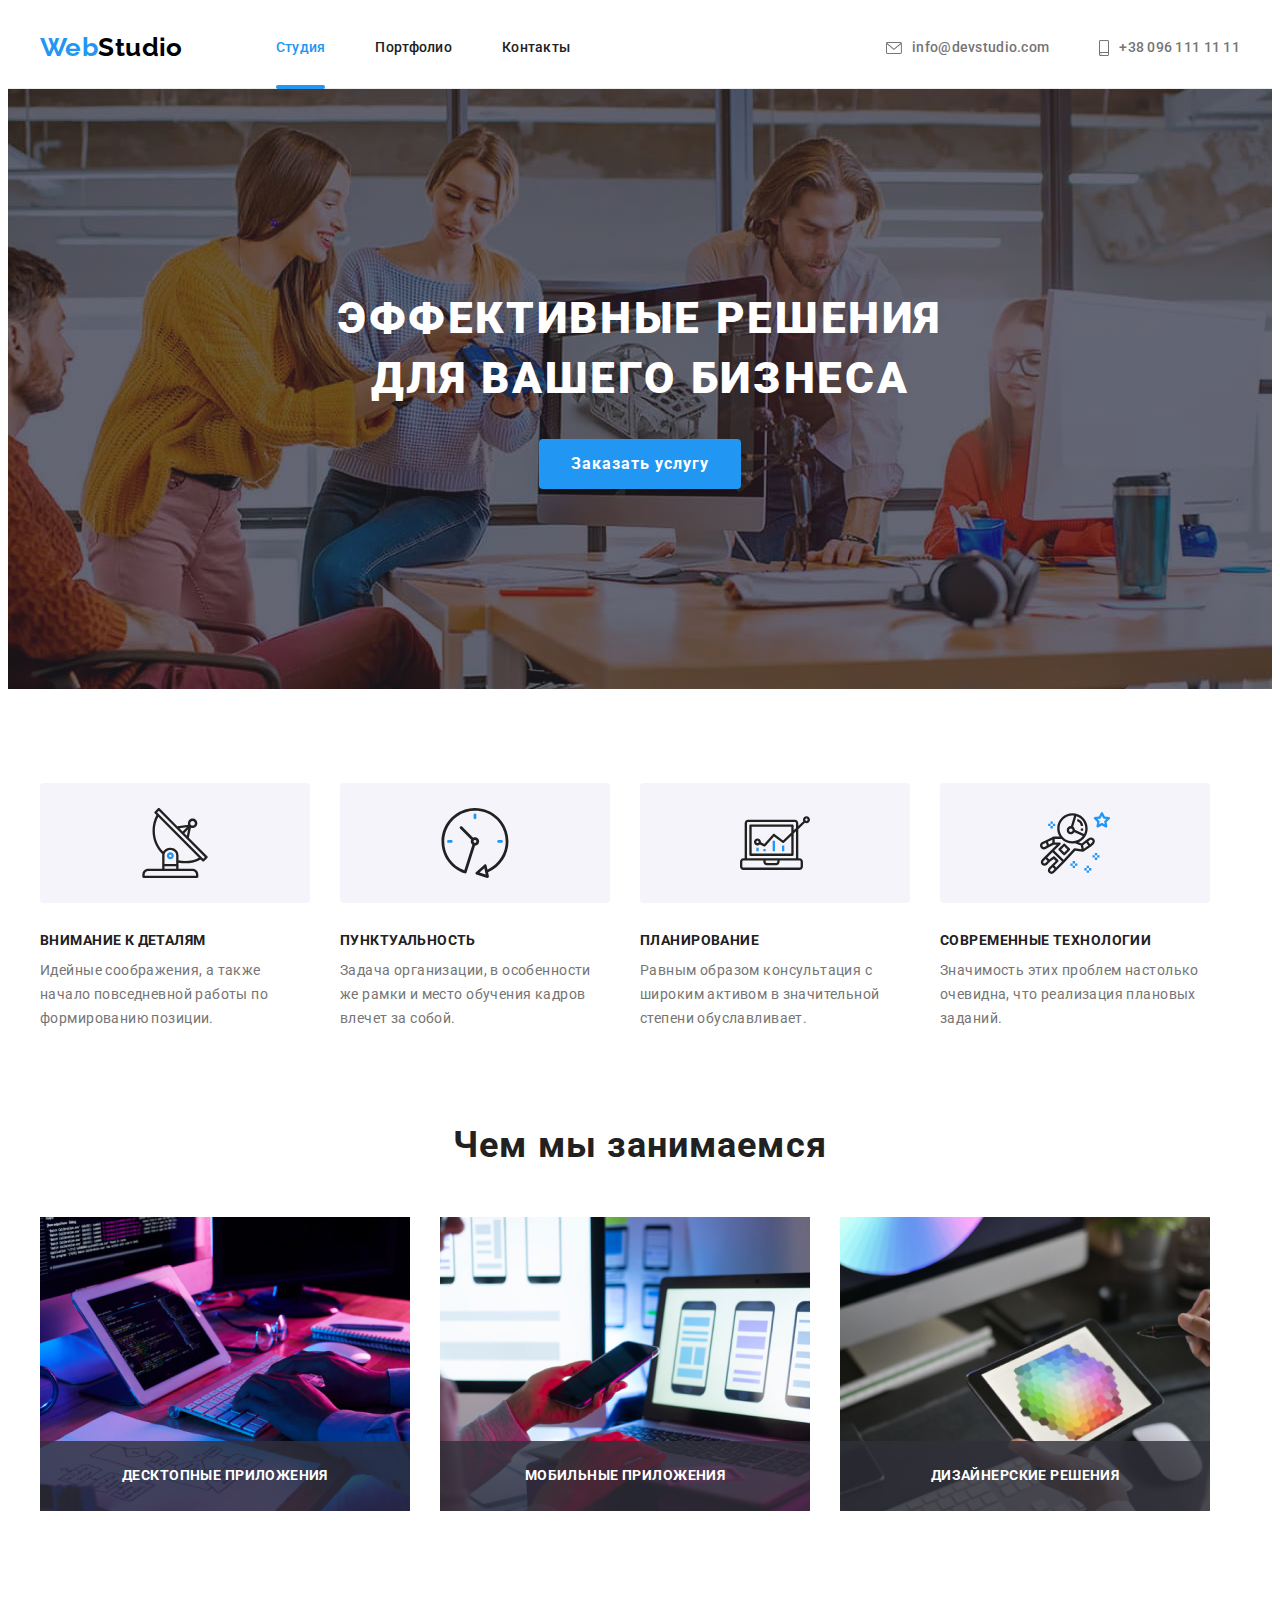
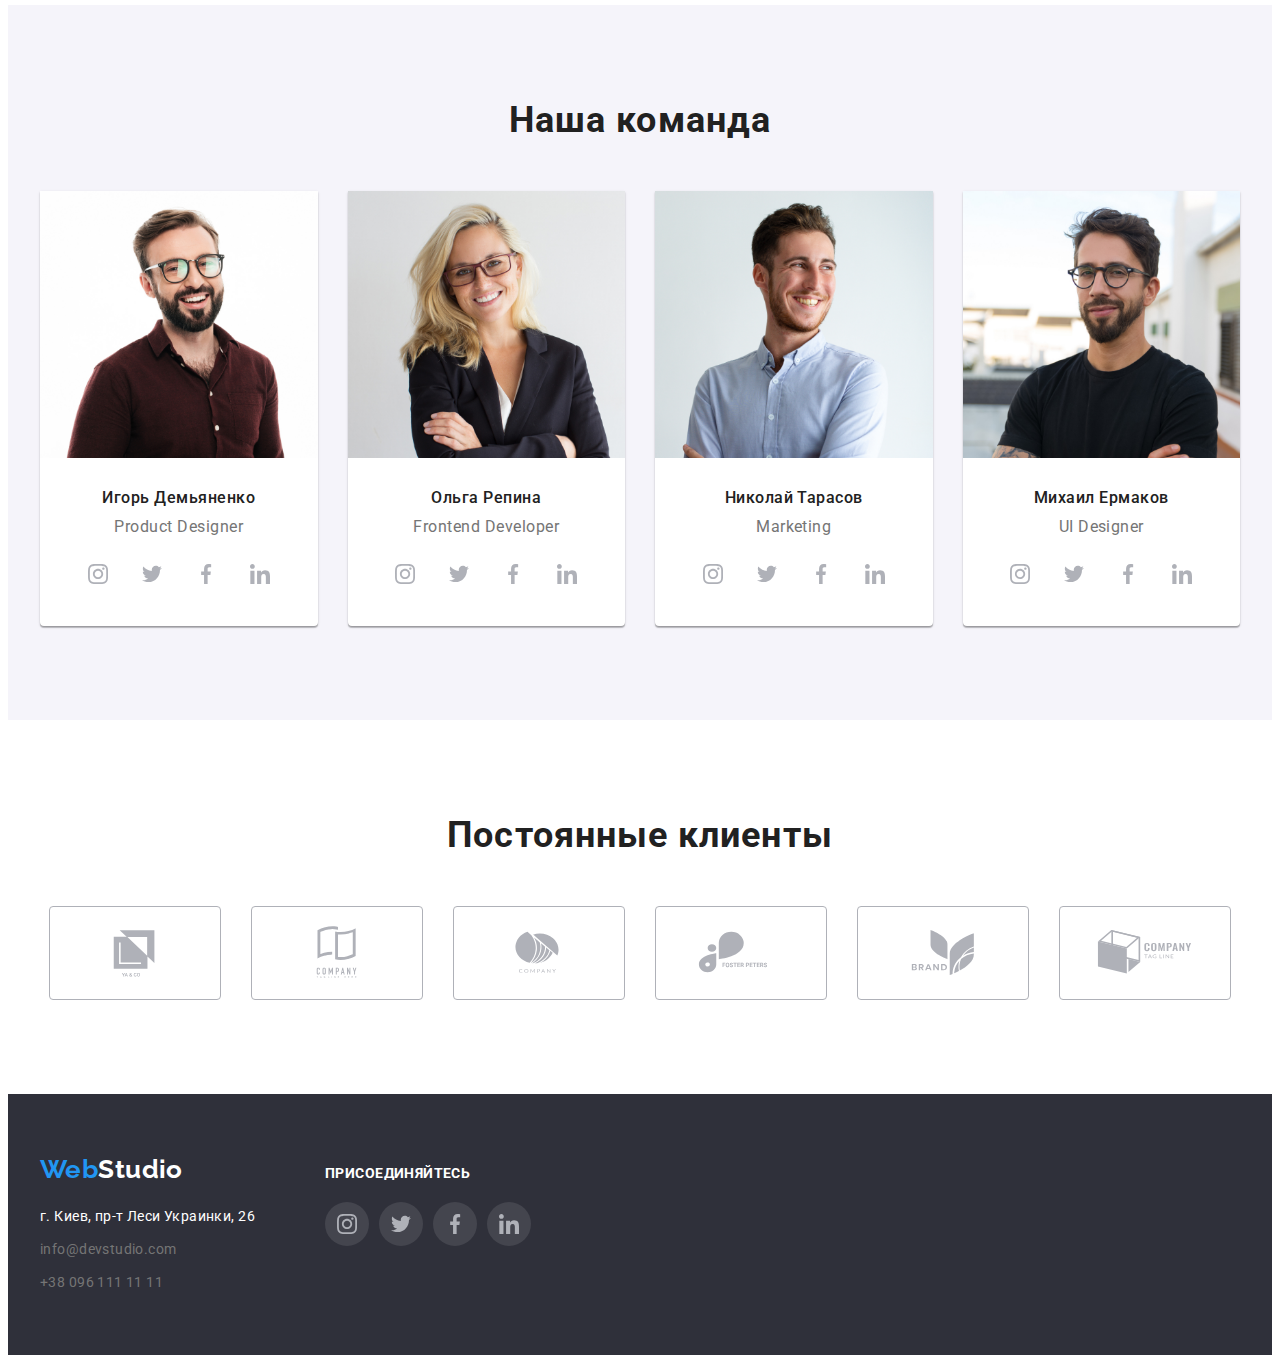
<file: index.html>
<!DOCTYPE html>
<html lang="ru">
  <head>
    <meta charset="UTF-8" />
    <meta http-equiv="X-UA-Compatible" content="IE=edge" />
    <meta name="viewport" content="width=device-width, initial-scale=1.0" />
    <title>Студія</title>
    <link rel="preconnect" href="https://fonts.googleapis.com" />
    <link rel="preconnect" href="https://fonts.gstatic.com" crossorigin />
    <link
      href="https://fonts.googleapis.com/css2?family=Raleway:wght@700&family=Roboto:wght@400;500;700;900&display=swap"
      rel="stylesheet"
    />
    <link
      rel="stylesheet"
      href="https://cdnjs.cloudflare.com/ajax/libs/modern-normalize/1.1.0/modern-normalize.min.css"
      integrity="sha512-wpPYUAdjBVSE4KJnH1VR1HeZfpl1ub8YT/NKx4PuQ5NmX2tKuGu6U/JRp5y+Y8XG2tV+wKQpNHVUX03MfMFn9Q=="
      crossorigin="anonymous"
      referrerpolicy="no-referrer"
    />
    <link rel="stylesheet" href="./css/styles.css" />
  </head>
  <body>
    <header class="site-header">
      <div class="container">
        <a href="/" class="logo link"
          >Web<span class="logo-studio">Studio</span></a
        >
        <nav class="site-nav">
          <ul class="nav-list">
            <li class="nav-item">
              <a href="./index.html" class="nav-link link current">Студия</a>
            </li>
            <li class="nav-item">
              <a href="./portfolio.html" class="nav-link link">Портфолио</a>
            </li>
            <li class="nav-item">
              <a href="" class="nav-link link">Контакты</a>
            </li>
          </ul>
        </nav>
        <ul class="contacts-list">
          <li class="contacts">
            <a href="mailto:info@devstudio.com" class="contacts-link link"
              ><svg class="icon-contacts" width="16" height="12">
                <use href="./images/icons.svg#icon-envelope"></use></svg
              >info@devstudio.com</a
            >
          </li>
          <li class="contacts">
            <a href="tel:+380961111111" class="contacts-link link"
              ><svg class="icon-contacts" width="10" height="16">
                <use href="./images/icons.svg#icon-smartphone"></use></svg
              >+38 096 111 11 11</a
            >
          </li>
        </ul>
      </div>
    </header>
    <main>
      <!-- Hero -->
      <section class="hero">
        <div class="container">
          <h1 class="hero-title">Эффективные решения для вашего бизнеса</h1>
          <button type="button" class="hero-btn" data-modal-open>
            Заказать услугу
          </button>
        </div>
      </section>
      <!-- Features -->
      <section class="section features">
        <div class="container">
          <h2 class="visually-hidden">features</h2>
          <ul class="features-list">
            <li class="features-item">
              <div class="icon-box">
                <svg width="70" height="70">
                  <use href="./images/icons.svg#icon-antenna"></use>
                </svg>
              </div>
              <h3 class="features-title">Внимание к деталям</h3>
              <p class="features-text">
                Идейные соображения, а также начало повседневной работы по
                формированию позиции.
              </p>
            </li>
            <li class="features-item">
              <div class="icon-box">
                <svg width="70" height="70">
                  <use href="./images/icons.svg#icon-clock"></use>
                </svg>
              </div>
              <h3 class="features-title">Пунктуальность</h3>
              <p class="features-text">
                Задача организации, в особенности же рамки и место обучения
                кадров влечет за собой.
              </p>
            </li>
            <li class="features-item">
              <div class="icon-box">
                <svg width="70" height="70">
                  <use href="./images/icons.svg#icon-diagram"></use>
                </svg>
              </div>
              <h3 class="features-title">Планирование</h3>
              <p class="features-text">
                Равным образом консультация с широким активом в значительной
                степени обуславливает.
              </p>
            </li>
            <li class="features-item">
              <div class="icon-box">
                <svg width="70" height="70">
                  <use href="./images/icons.svg#icon-astronaut"></use>
                </svg>
              </div>
              <h3 class="features-title">Современные технологии</h3>
              <p class="features-text">
                Значимость этих проблем настолько очевидна, что реализация
                плановых заданий.
              </p>
            </li>
          </ul>
        </div>
      </section>
      <!-- WORK -->
      <section class="section work">
        <div class="container">
          <h2 class="work-title">Чем мы занимаемся</h2>
          <ul class="work-list">
            <li class="work-item">
              <div class="thumb">
                <img
                  src="./images/workimg1.jpg"
                  alt="Десктопные приложения"
                  width="370"
                  height="294"
                />
                <h3 class="work-description">Десктопные приложения</h3>
              </div>
            </li>
            <li class="work-item">
              <div class="thumb">
                <img
                  src="./images/workimg2.jpg"
                  alt="Мобильные приложения"
                  width="370"
                  height="294"
                />
                <h3 class="work-description">Мобильные приложения</h3>
              </div>
            </li>
            <li class="work-item">
              <div class="thumb">
                <img
                  src="./images/workimg3.jpg"
                  alt="Дизайнерские решения"
                  width="370"
                  height="294"
                />
                <h3 class="work-description">Дизайнерские решения</h3>
              </div>
            </li>
          </ul>
        </div>
      </section>
      <!-- TEAM -->
      <section class="section team">
        <div class="container">
          <h2 class="team-title">Наша команда</h2>
          <ul class="team-list">
            <li class="team-card">
              <img
                src="./images/photo1.jpg"
                alt="фото Игорь Демьяненко"
                width="270"
                height="260"
              />
              <div class="team-item">
                <h3 class="teammate">Игорь Демьяненко</h3>
                <p lang="en" class="team-duty">Product Designer</p>
                <ul class="card-soc-list">
                  <li class="card-soc-item">
                    <a href="" class="card-soc-link">
                      <svg class="card-soc-icon>" width="20" height="20">
                        <use href="./images/icons.svg#icon-instagram"></use>
                      </svg>
                    </a>
                  </li>
                  <li class="card-soc-item">
                    <a href="" class="card-soc-link">
                      <svg class="card-soc-icon>" width="20" height="20">
                        <use href="./images/icons.svg#icon-twitter"></use>
                      </svg>
                    </a>
                  </li>
                  <li class="card-soc-item">
                    <a href="" class="card-soc-link">
                      <svg class="card-soc-icon>" width="20" height="20">
                        <use href="./images/icons.svg#icon-facebook"></use>
                      </svg>
                    </a>
                  </li>
                  <li class="card-soc-item">
                    <a href="" class="card-soc-link">
                      <svg class="card-soc-icon>" width="20" height="20">
                        <use href="./images/icons.svg#icon-linkedin"></use>
                      </svg>
                    </a>
                  </li>
                </ul>
              </div>
            </li>
            <li class="team-card">
              <img
                src="./images/photo2.jpg"
                alt="фото Ольга Репина"
                width="270"
                height="260"
              />
              <div class="team-item">
                <h3 class="teammate">Ольга Репина</h3>
                <p lang="en" class="team-duty">Frontend Developer</p>
                <ul class="card-soc-list">
                  <li class="card-soc-item">
                    <a href="" class="card-soc-link">
                      <svg class="card-soc-icon>" width="20" height="20">
                        <use href="./images/icons.svg#icon-instagram"></use>
                      </svg>
                    </a>
                  </li>
                  <li class="card-soc-item">
                    <a href="" class="card-soc-link">
                      <svg class="card-soc-icon>" width="20" height="20">
                        <use href="./images/icons.svg#icon-twitter"></use>
                      </svg>
                    </a>
                  </li>
                  <li class="card-soc-item">
                    <a href="" class="card-soc-link">
                      <svg class="card-soc-icon>" width="20" height="20">
                        <use href="./images/icons.svg#icon-facebook"></use>
                      </svg>
                    </a>
                  </li>
                  <li class="card-soc-item">
                    <a href="" class="card-soc-link">
                      <svg class="card-soc-icon>" width="20" height="20">
                        <use href="./images/icons.svg#icon-linkedin"></use>
                      </svg>
                    </a>
                  </li>
                </ul>
              </div>
            </li>
            <li class="team-card">
              <img
                src="./images/photo3.jpg"
                alt="фото Николай Тарасов"
                width="270"
                height="260"
              />
              <div class="team-item">
                <h3 class="teammate">Николай Тарасов</h3>
                <p lang="en" class="team-duty">Marketing</p>
                <ul class="card-soc-list">
                  <li class="card-soc-item">
                    <a href="" class="card-soc-link">
                      <svg class="card-soc-icon>" width="20" height="20">
                        <use href="./images/icons.svg#icon-instagram"></use>
                      </svg>
                    </a>
                  </li>
                  <li class="card-soc-item">
                    <a href="" class="card-soc-link">
                      <svg class="card-soc-icon>" width="20" height="20">
                        <use href="./images/icons.svg#icon-twitter"></use>
                      </svg>
                    </a>
                  </li>
                  <li class="card-soc-item">
                    <a href="" class="card-soc-link">
                      <svg class="card-soc-icon>" width="20" height="20">
                        <use href="./images/icons.svg#icon-facebook"></use>
                      </svg>
                    </a>
                  </li>
                  <li class="card-soc-item">
                    <a href="" class="card-soc-link">
                      <svg class="card-soc-icon>" width="20" height="20">
                        <use href="./images/icons.svg#icon-linkedin"></use>
                      </svg>
                    </a>
                  </li>
                </ul>
              </div>
            </li>
            <li class="team-card">
              <img
                src="./images/photo4.jpg"
                alt="фото Михаил Ермаков"
                width="270"
                height="260"
              />
              <div class="team-item">
                <h3 class="teammate">Михаил Ермаков</h3>
                <p lang="en" class="team-duty">UI Designer</p>
                <ul class="card-soc-list">
                  <li class="card-soc-item">
                    <a href="" class="card-soc-link">
                      <svg class="card-soc-icon>" width="20" height="20">
                        <use href="./images/icons.svg#icon-instagram"></use>
                      </svg>
                    </a>
                  </li>
                  <li class="card-soc-item">
                    <a href="" class="card-soc-link">
                      <svg class="card-soc-icon>" width="20" height="20">
                        <use href="./images/icons.svg#icon-twitter"></use>
                      </svg>
                    </a>
                  </li>
                  <li class="card-soc-item">
                    <a href="" class="card-soc-link">
                      <svg class="card-soc-icon>" width="20" height="20">
                        <use href="./images/icons.svg#icon-facebook"></use>
                      </svg>
                    </a>
                  </li>
                  <li class="card-soc-item">
                    <a href="" class="card-soc-link">
                      <svg class="card-soc-icon>" width="20" height="20">
                        <use href="./images/icons.svg#icon-linkedin"></use>
                      </svg>
                    </a>
                  </li>
                </ul>
              </div>
            </li>
          </ul>
        </div>
      </section>
      <section class="section clients">
        <div class="container">
          <h2 class="work-title">Постоянные клиенты</h2>
          <ul class="clients-list">
            <li class="clients-item">
              <a href="" class="clients-link link">
                <svg class="clients-icon" width="106" height="60">
                  <use href="./images/icons.svg#icon-Clients1"></use>
                </svg>
              </a>
            </li>
            <li class="clients-item">
              <a href="" class="clients-link">
                <svg class="clients-icon" width="106" height="60">
                  <use href="./images/icons.svg#icon-Clients2"></use>
                </svg>
              </a>
            </li>
            <li class="clients-item">
              <a href="" class="clients-link">
                <svg class="clients-icon" width="106" height="60">
                  <use href="./images/icons.svg#icon-Clients3"></use>
                </svg>
              </a>
            </li>
            <li class="clients-item">
              <a href="" class="clients-link">
                <svg class="clients-icon" width="106" height="60">
                  <use href="./images/icons.svg#icon-Clients4"></use>
                </svg>
              </a>
            </li>
            <li class="clients-item">
              <a href="" class="clients-link">
                <svg class="clients-icon" width="106" height="60">
                  <use href="./images/icons.svg#icon-Clients5"></use>
                </svg>
              </a>
            </li>
            <li class="clients-item">
              <a href="" class="clients-link">
                <svg class="clients-icon" width="106" height="60">
                  <use href="./images/icons.svg#icon-Clients6"></use>
                </svg>
              </a>
            </li>
          </ul>
        </div>
      </section>
    </main>
    <footer class="ftr">
      <div class="container">
        <div class="address-block">
          <a href="/" class="logo link"
            >Web<span class="logo-studio foot">Studio</span></a
          >
          <address class="address">
            <ul>
              <li class="contacts-item">
                <a
                  href="https://www.google.com/maps/place/%D0%B1%D1%83%D0%BB%D1%8C%D0%B2%D0%B0%D1%80+%D0%9B%D0%B5%D1%81%D1%96+%D0%A3%D0%BA%D1%80%D0%B0%D1%97%D0%BD%D0%BA%D0%B8,+26,+%D0%9A%D0%B8%D1%97%D0%B2,+02000/@50.4265807,30.5361971,17z/data=!3m1!4b1!4m5!3m4!1s0x40d4cf0e033ecbe9:0x57a4dffefec77da0!8m2!3d50.4265807!4d30.5383858"
                  target="_blank"
                  rel="noopener noreferrer nofollow"
                  class="location"
                >
                  г. Киев, пр-т Леси Украинки, 26
                </a>
              </li>
              <li class="contacts-item">
                <a href="mailto:info@devstudio.com" class="contacts-link link"
                  >info@devstudio.com</a
                >
              </li>
              <li class="contacts-item">
                <a href="tel:+380961111111" class="contacts-link link"
                  >+38 096 111 11 11</a
                >
              </li>
            </ul>
          </address>
        </div>
        <div class="social-ftr">
          <p class="social-ftr-text">присоединяйтесь</p>
          <ul class="card-soc-list">
            <li class="card-soc-item">
              <a href="" class="card-soc-link">
                <svg class="card-soc-icon>" width="20" height="20">
                  <use href="./images/icons.svg#icon-instagram"></use>
                </svg>
              </a>
            </li>
            <li class="card-soc-item">
              <a href="" class="card-soc-link">
                <svg class="card-soc-icon>" width="20" height="20">
                  <use href="./images/icons.svg#icon-twitter"></use>
                </svg>
              </a>
            </li>
            <li class="card-soc-item">
              <a href="" class="card-soc-link">
                <svg class="card-soc-icon>" width="20" height="20">
                  <use href="./images/icons.svg#icon-facebook"></use>
                </svg>
              </a>
            </li>
            <li class="card-soc-item">
              <a href="" class="card-soc-link">
                <svg class="card-soc-icon>" width="20" height="20">
                  <use href="./images/icons.svg#icon-linkedin"></use>
                </svg>
              </a>
            </li>
          </ul>
        </div>
      </div>
    </footer>
    <!-- ModalWindow -->
    <div class="backdrop is-hidden" data-modal>
      <div class="modal">
        <button type="button" data-modal-close class="btn-close"></button>
      </div>
    </div>
    <script src="./js/modal.js"></script>
  </body>
</html>
</file>
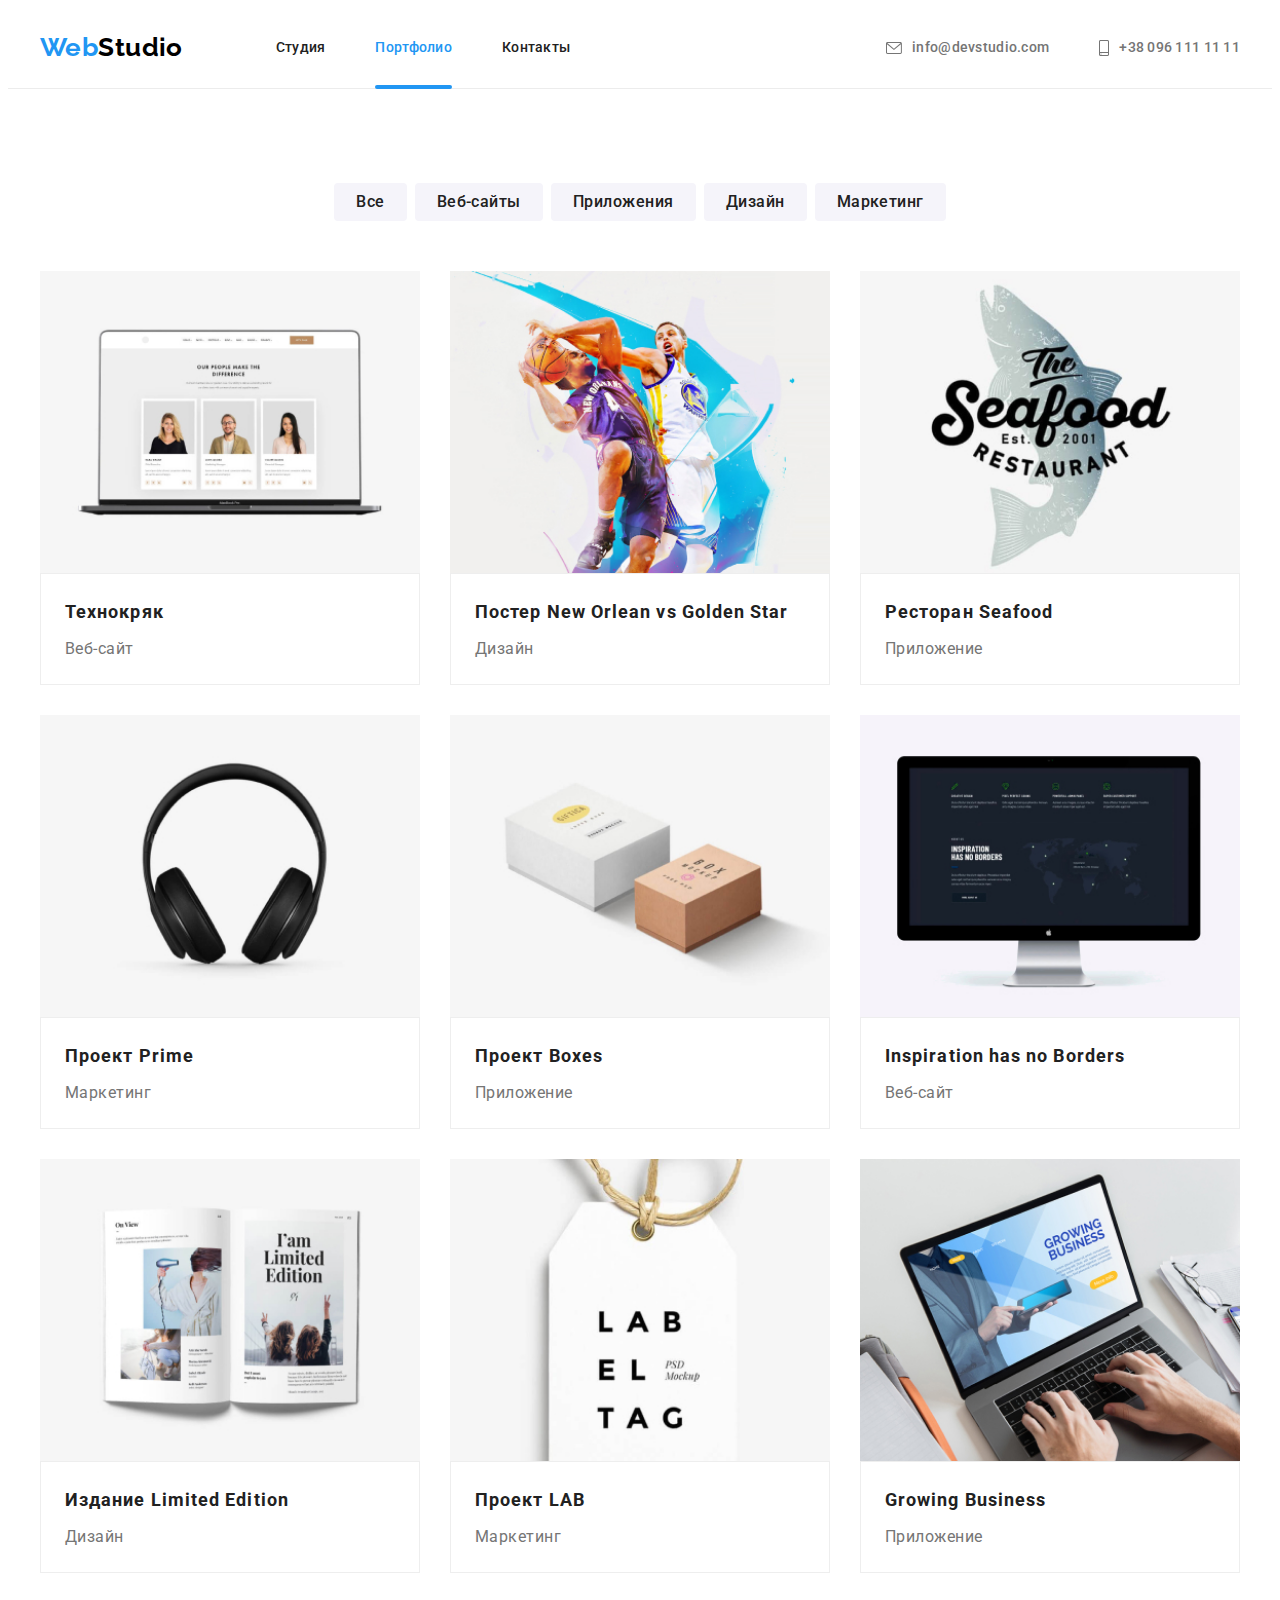
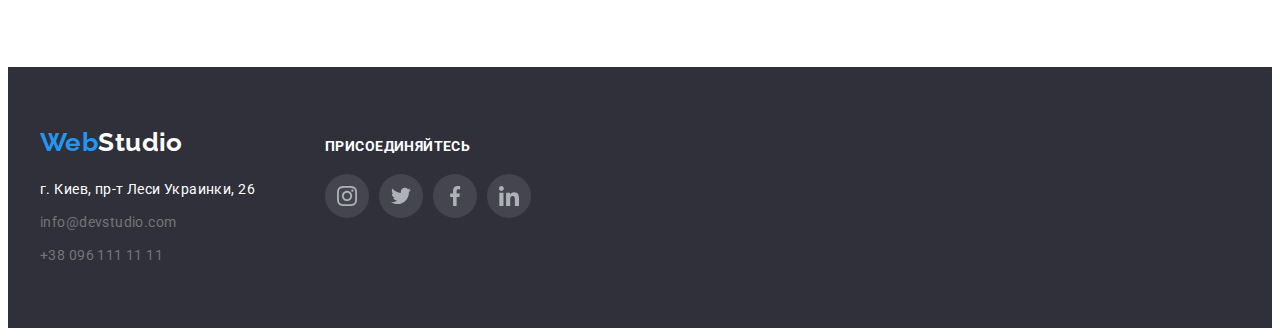
<file: portfolio.html>
<!DOCTYPE html>
<html lang="ru">
  <head>
    <meta charset="UTF-8" />
    <meta http-equiv="X-UA-Compatible" content="IE=edge" />
    <meta name="viewport" content="width=device-width, initial-scale=1.0" />
    <title>Портфоліо</title>
    <link rel="preconnect" href="https://fonts.googleapis.com" />
    <link rel="preconnect" href="https://fonts.gstatic.com" crossorigin />
    <link
      href="https://fonts.googleapis.com/css2?family=Raleway:wght@700&family=Roboto:wght@400;500;700;900&display=swap"
      rel="stylesheet"
    />
    <link
      rel="stylesheet"
      href="https://cdnjs.cloudflare.com/ajax/libs/modern-normalize/1.1.0/modern-normalize.min.css"
      integrity="sha512-wpPYUAdjBVSE4KJnH1VR1HeZfpl1ub8YT/NKx4PuQ5NmX2tKuGu6U/JRp5y+Y8XG2tV+wKQpNHVUX03MfMFn9Q=="
      crossorigin="anonymous"
      referrerpolicy="no-referrer"
    />
    <link rel="stylesheet" href="./css/styles.css" />
  </head>
  <body>
    <header class="site-header">
      <div class="container">
        <a href="/" class="logo link"
          >Web<span class="logo-studio">Studio</span></a
        >
        <nav class="site-nav">
          <ul class="nav-list">
            <li class="nav-item">
              <a href="./index.html" class="nav-link link">Студия</a>
            </li>
            <li class="nav-item">
              <a href="./portfolio.html" class="nav-link current link"
                >Портфолио</a
              >
            </li>
            <li class="nav-item">
              <a href="" class="nav-link link">Контакты</a>
            </li>
          </ul>
        </nav>
        <ul class="contacts-list">
          <li class="contacts">
            <a href="mailto:info@devstudio.com" class="contacts-link link"
              ><svg class="icon-contacts" width="16" height="12">
                <use href="./images/icons.svg#icon-envelope"></use></svg
              >info@devstudio.com</a
            >
          </li>
          <li class="contacts">
            <a href="tel:+380961111111" class="contacts-link link"
              ><svg class="icon-contacts" width="10" height="16">
                <use href="./images/icons.svg#icon-smartphone"></use></svg
              >+38 096 111 11 11</a
            >
          </li>
        </ul>
      </div>
    </header>

    <main>
      <section class="section portfolio">
        <div class="container">
          <h1 class="visually-hidden">Portfolio</h1>
          <!-- Filter buttons -->
          <ul class="btn-list">
            <li class="filter-item">
              <button type="button" class="filter-btn">Все</button>
            </li>
            <li class="filter-item">
              <button type="button" class="filter-btn">Веб-сайты</button>
            </li>
            <li class="filter-item">
              <button type="button" class="filter-btn">Приложения</button>
            </li>
            <li class="filter-item">
              <button type="button" class="filter-btn">Дизайн</button>
            </li>
            <li class="filter-item">
              <button type="button" class="filter-btn">Маркетинг</button>
            </li>
          </ul>
          <!-- Projects -->
          <ul class="project-list">
            <li class="project-card">
              <a href="" class="card-link link">
                <img
                  src="./images/porttechnocrack.jpg"
                  alt="technocrack"
                  width="370"
                  height="294"
                />
                <div class="card-overlay">
                  <p>
                    Ресурс предлагает комплексные предложения с разным уровнем
                    функционала и сервисов. Все это позволит посетителю получить
                    исчерпывающие сведения о компании или частном лице.
                  </p>
                </div>
                <div class="card-description">
                  <h2 class="project-title">Технокряк</h2>
                  <p class="project-type">Веб-сайт</p>
                </div>
              </a>
            </li>
            <li class="project-card">
              <a href="" class="card-link link">
                <img
                  src="./images/portbasketball.jpg"
                  alt="basketball"
                  width="370"
                  height="294"
                />
                <div class="card-overlay">
                  <p>
                    Ресурс предлагает комплексные предложения с разным уровнем
                    функционала и сервисов. Все это позволит посетителю получить
                    исчерпывающие сведения о компании или частном лице.
                  </p>
                </div>
                <div class="card-description">
                  <h2 class="project-title">
                    Постер New Orlean vs Golden Star
                  </h2>
                  <p class="project-type">Дизайн</p>
                </div>
              </a>
            </li>
            <li class="project-card">
              <a href="" class="card-link link">
                <img
                  src="./images/portseafood.jpg"
                  alt="seafood"
                  width="370"
                  height="294"
                />
                <div class="card-overlay">
                  <p>
                    Ресурс предлагает комплексные предложения с разным уровнем
                    функционала и сервисов. Все это позволит посетителю получить
                    исчерпывающие сведения о компании или частном лице.
                  </p>
                </div>
                <div class="card-description">
                  <h2 class="project-title">Ресторан Seafood</h2>
                  <p class="project-type">Приложение</p>
                </div>
              </a>
            </li>
            <li class="project-card">
              <a href="" class="card-link link">
                <img
                  src="./images/portheadphone.jpg"
                  alt="headphone"
                  width="370"
                  height="294"
                />
                <div class="card-overlay">
                  <p>
                    Ресурс предлагает комплексные предложения с разным уровнем
                    функционала и сервисов. Все это позволит посетителю получить
                    исчерпывающие сведения о компании или частном лице.
                  </p>
                </div>
                <div class="card-description">
                  <h2 class="project-title">Проект Prime</h2>
                  <p class="project-type">Маркетинг</p>
                </div>
              </a>
            </li>
            <li class="project-card">
              <a href="" class="card-link link">
                <img
                  src="./images/portboxes.jpg"
                  alt="boxes"
                  width="370"
                  height="294"
                />
                <div class="card-overlay">
                  <p>
                    Ресурс предлагает комплексные предложения с разным уровнем
                    функционала и сервисов. Все это позволит посетителю получить
                    исчерпывающие сведения о компании или частном лице.
                  </p>
                </div>
                <div class="card-description">
                  <h2 class="project-title">Проект Boxes</h2>
                  <p class="project-type">Приложение</p>
                </div>
              </a>
            </li>
            <li class="project-card">
              <a href="" class="card-link link">
                <img
                  src="./images/portmonitor.jpg"
                  alt="monitor"
                  width="370"
                  height="294"
                />
                <div class="card-overlay">
                  <p>
                    Ресурс предлагает комплексные предложения с разным уровнем
                    функционала и сервисов. Все это позволит посетителю получить
                    исчерпывающие сведения о компании или частном лице.
                  </p>
                </div>
                <div class="card-description">
                  <h2 class="project-title">Inspiration has no Borders</h2>
                  <p class="project-type">Веб-сайт</p>
                </div>
              </a>
            </li>
            <li class="project-card">
              <a href="" class="card-link link">
                <img
                  src="./images/portbook.jpg"
                  alt="book"
                  width="370"
                  height="294"
                />
                <div class="card-overlay">
                  <p>
                    Ресурс предлагает комплексные предложения с разным уровнем
                    функционала и сервисов. Все это позволит посетителю получить
                    исчерпывающие сведения о компании или частном лице.
                  </p>
                </div>
                <div class="card-description">
                  <h2 class="project-title">Издание Limited Edition</h2>
                  <p class="project-type">Дизайн</p>
                </div>
              </a>
            </li>
            <li class="project-card">
              <a href="" class="card-link link">
                <img
                  src="./images/portlab.jpg"
                  alt="brief"
                  width="370"
                  height="294"
                />
                <div class="card-overlay">
                  <p>
                    Ресурс предлагает комплексные предложения с разным уровнем
                    функционала и сервисов. Все это позволит посетителю получить
                    исчерпывающие сведения о компании или частном лице.
                  </p>
                </div>
                <div class="card-description">
                  <h2 class="project-title">Проект LAB</h2>
                  <p class="project-type">Маркетинг</p>
                </div>
              </a>
            </li>
            <li class="project-card">
              <a href="" class="card-link link">
                <img
                  src="./images/portlaptop.jpg"
                  alt="laptop"
                  width="370"
                  height="294"
                />
                <div class="card-overlay">
                  <p>
                    Ресурс предлагает комплексные предложения с разным уровнем
                    функционала и сервисов. Все это позволит посетителю получить
                    исчерпывающие сведения о компании или частном лице.
                  </p>
                </div>
                <div class="card-description">
                  <h2 class="project-title">Growing Business</h2>
                  <p class="project-type">Приложение</p>
                </div>
              </a>
            </li>
          </ul>
        </div>
      </section>
    </main>

    <footer class="ftr">
      <div class="container">
        <div class="address-block">
          <a href="/" class="logo link"
            >Web<span class="logo-studio foot">Studio</span></a
          >
          <address class="address">
            <ul>
              <li class="contacts-item">
                <a
                  href="https://www.google.com/maps/place/%D0%B1%D1%83%D0%BB%D1%8C%D0%B2%D0%B0%D1%80+%D0%9B%D0%B5%D1%81%D1%96+%D0%A3%D0%BA%D1%80%D0%B0%D1%97%D0%BD%D0%BA%D0%B8,+26,+%D0%9A%D0%B8%D1%97%D0%B2,+02000/@50.4265807,30.5361971,17z/data=!3m1!4b1!4m5!3m4!1s0x40d4cf0e033ecbe9:0x57a4dffefec77da0!8m2!3d50.4265807!4d30.5383858"
                  target="_blank"
                  rel="noopener noreferrer nofollow"
                  class="location"
                >
                  г. Киев, пр-т Леси Украинки, 26
                </a>
              </li>
              <li class="contacts-item">
                <a href="mailto:info@devstudio.com" class="contacts-link link"
                  >info@devstudio.com</a
                >
              </li>
              <li class="contacts-item">
                <a href="tel:+380961111111" class="contacts-link link"
                  >+38 096 111 11 11</a
                >
              </li>
            </ul>
          </address>
        </div>
        <div class="social-ftr">
          <p class="social-ftr-text">присоединяйтесь</p>
          <ul class="card-soc-list">
            <li class="card-soc-item">
              <a href="" class="card-soc-link">
                <svg class="card-soc-icon>" width="20" height="20">
                  <use href="./images/icons.svg#icon-instagram"></use>
                </svg>
              </a>
            </li>
            <li class="card-soc-item">
              <a href="" class="card-soc-link">
                <svg class="card-soc-icon>" width="20" height="20">
                  <use href="./images/icons.svg#icon-twitter"></use>
                </svg>
              </a>
            </li>
            <li class="card-soc-item">
              <a href="" class="card-soc-link">
                <svg class="card-soc-icon>" width="20" height="20">
                  <use href="./images/icons.svg#icon-facebook"></use>
                </svg>
              </a>
            </li>
            <li class="card-soc-item">
              <a href="" class="card-soc-link">
                <svg class="card-soc-icon>" width="20" height="20">
                  <use href="./images/icons.svg#icon-linkedin"></use>
                </svg>
              </a>
            </li>
          </ul>
        </div>
      </div>
    </footer>
  </body>
</html>
</file>
<file: css/styles.css>
:root {
  --primary-text-color: #757575;
  --title-text-color: #212121;
  --accent-color: #2196f3;
  --background-color: #ffffff;
  --secondary-background-color: #2f303a;
  --black-clear-color: #000000;
  --icons-base-color: #afb1b8;
  --transform-type: 250ms cubic-bezier(0.4, 0, 0.2, 1);
}

body {
  color: var(--primary-text-color);
  background-color: var(--background-color);
  font-family: "Roboto", sans-serif;
  font-size: 14px;
  letter-spacing: 0.03em;
}

h1,
h2,
h3,
p,
ul {
  margin: 0;
  padding: 0;
}

img {
  display: block;
  width: 100%;
  height: auto;
}

button {
  cursor: pointer;
}

ul {
  list-style: none;
}

.visually-hidden {
  position: absolute;
  white-space: nowrap;
  width: 1px;
  height: 1px;
  overflow: hidden;
  border: 0;
  padding: 0;
  clip: rect(0 0 0 0);
  clip-path: inset(50%);
  margin: -1px;
}

.link {
  text-decoration: none;
  transition: color var(--transform-type);
}

.link:hover,
.link:focus {
  color: var(--accent-color);
  fill: currentColor;
}

.container {
  margin: 0 auto;
  width: 1200px;
  padding: 0 15px;
}

.section {
  padding: 94px 0;
}

/* _______________________________________________________________HEADER_____________________________________________ */

.site-header .container {
  display: flex;
  align-items: center;
}

.site-header {
  border-bottom: 1px solid #ececec;
}

/*_____________________________________________ logo____ */

.logo {
  color: var(--accent-color);
}

.logo-studio {
  color: var(--black-clear-color);
}

.logo-studio.foot {
  color: var(--background-color);
}

.logo,
.logo-studio {
  font-family: "Raleway", sans-serif;
  font-weight: 700;
  font-size: 26px;
  line-height: 1.2;
}

/*_____________________________________ site-nav + contacts___ */

.site-nav {
  display: flex;
  margin-left: 93px;
}

.nav-list,
.contacts-list {
  display: flex;
  font-weight: 500;
  font-size: 14px;
  line-height: 1.14;
  letter-spacing: 0.02em;
}

.nav-item:not(:last-child),
.contacts:not(:last-child) {
  margin-right: 50px;
}

.nav-link {
  display: block;
  padding: 32px 0;
  color: var(--title-text-color);
}

.current {
  position: relative;
  color: var(--accent-color);
}

.current::after {
  content: "";
  position: absolute;
  bottom: -1px;
  display: block;
  width: 100%;
  height: 4px;
  border-radius: 2px;
  background-color: currentColor;
}

.contacts-list {
  display: flex;
  align-items: center;
  margin-left: auto;
}

.contacts-link {
  display: flex;
  align-items: center;
  color: var(--primary-text-color);
  fill: currentColor;
}

.icon-contacts {
  margin-right: 10px;
}

/* __________________________________________________________________HERO______________________________________ */

.hero {
  background-color: #c4c4c4;
  background-image: linear-gradient(
      rgba(47, 48, 58, 0.4),
      rgba(47, 48, 58, 0.4)
    ),
    url(../images/hero-bg.jpg);
  background-position: center;
  background-size: 1600px 100%;
  background-repeat: no-repeat;
  text-align: center;
  padding: 200px 0;
  max-width: 1600px;
  margin-left: auto;
  margin-right: auto;
}

.hero-title {
  color: var(--background-color);
  font-weight: 900;
  font-size: 44px;
  line-height: 1.36;
  letter-spacing: 0.06em;
  text-transform: uppercase;
  width: 696px;
  margin-left: auto;
  margin-right: auto;
  margin-bottom: 30px;
}

/* ___________________________________Button___ */

.hero-btn {
  display: inline-block;
  background-color: var(--accent-color);
  color: var(--background-color);
  font-family: inherit;
  font-style: normal;
  font-weight: 700;
  font-size: 16px;
  line-height: 1.88;
  letter-spacing: 0.06em;
  text-align: center;
  padding: 10px 32px;
  border-radius: 4px;
  border: hidden;
  box-shadow: 0px 4px 4px rgba(0, 0, 0, 0.15);
  transition: background-color var(--transform-type);
}

.hero-btn:hover,
.hero-btn:focus {
  background-color: #188ce8;
}

/* __________________________________________________________________FEATURES__________________________________ */

.features-list {
  display: flex;
}

.features-item {
  display: block;
  width: 270px;
}

.features-item:not(:last-child) {
  margin-right: 30px;
}

.features-title {
  color: var(--title-text-color);
  font-weight: 700;
  font-size: 14px;
  line-height: 1.14;
  text-transform: uppercase;
  margin-bottom: 10px;
}

.features-text {
  line-height: 1.71;
}

.icon-box {
  display: flex;
  align-items: center;
  justify-content: center;
  margin-bottom: 30px;
  background-color: #f5f4fa;
  border-radius: 4px;
  height: 120px;
  width: 270px;
}

/* _______________________________________________________________WORK______________________________________________ */

.section.work {
  padding-top: 0;
}

.work-title,
.team-title {
  font-size: 36px;
  line-height: 1.17;
  letter-spacing: 0.03em;
  text-align: center;
  color: var(--title-text-color);
  margin-bottom: 50px;
}

.work-list,
.team-list {
  display: flex;
}

.work-item:not(:first-child) {
  margin-left: 30px;
}

.thumb {
  position: relative;
}

.work-description {
  position: absolute;
  bottom: 0;
  display: inline-flex;
  justify-content: center;
  align-items: center;
  height: 70px;
  width: 370px;
  font-weight: 700;
  font-size: 14px;
  line-height: 1.14;
  text-transform: uppercase;
  color: var(--background-color);
  background-color: rgba(47, 48, 58, 0.8);
}

/* _______________________________________________________________TEAM____________________________________________ */

.team {
  background-color: #f5f4fa;
}

.team-card {
  background-color: var(--background-color);
  box-shadow: 0px 1px 3px rgba(0, 0, 0, 0.12), 0px 1px 1px rgba(0, 0, 0, 0.14),
    0px 2px 1px rgba(0, 0, 0, 0.2);
  border-radius: 0px 0px 4px 4px;
}

.team-card:not(:first-child) {
  margin-left: 30px;
}

.team-item {
  padding: 30px 0;
}

.teammate {
  color: var(--title-text-color);
  font-weight: 500;
  font-size: 16px;
  line-height: 1.19;
  margin-bottom: 10px;
  letter-spacing: 0.03em;
  text-align: center;
}

.team-duty {
  font-size: 16px;
  line-height: 1.19;
  letter-spacing: 0.03em;
  text-align: center;
  margin-bottom: 16px;
}
/* _______________Social icons________ */
.card-soc-list {
  display: flex;
  justify-content: center;
}

.card-soc-item + .card-soc-item {
  margin-left: 10px;
}

.card-soc-link {
  width: 44px;
  height: 44px;
  border-radius: 50%;
  display: flex;
  justify-content: center;
  align-items: center;
  fill: var(--icons-base-color);
  transition: color var(--transform-type);
  transition: background-color var(--transform-type);
  transition: fill var(--transform-type);
}

.card-soc-link:hover,
.card-soc-link:focus {
  background-color: var(--accent-color);
  fill: var(--background-color);
}

/* _______________________________________________________CLIENTS________________________________________________ */

.clients-list {
  display: flex;
  align-items: center;
  justify-content: center;
}

.clients-item:not(:last-child) {
  margin-right: 30px;
}

.clients-link {
  display: flex;
  align-items: center;
  justify-content: center;
  border: 1px solid var(--icons-base-color);
  border-radius: 4px;
  color: var(--icons-base-color);
  width: 170px;
  height: 92px;
  fill: currentColor;
  transition: color var(--transform-type);
}

.clients-link:hover,
.clients-link:focus {
  color: var(--accent-color);
  border-color: currentColor;
  fill: currentColor;
}

/* _________________________________________________________________FOOTER___________________________________________ */

.ftr {
  background-color: var(--secondary-background-color);
  padding-top: 60px;
  padding-bottom: 60px;
}

.ftr .container {
  display: flex;
  align-items: baseline;
}

.address {
  font-style: normal;
  font-size: 14px;
  line-height: 1.71;
  letter-spacing: 0.03em;
  color: rgba(255, 255, 255, 0.6);
  margin-top: 20px;
}

.location {
  color: var(--background-color);
  text-decoration: none;
}

.contacts-item:not(:last-child) {
  margin-bottom: 9px;
}

.social-ftr {
  margin-left: 70px;
}

.social-ftr-text {
  font-weight: 700;
  line-height: 1.14;
  text-transform: uppercase;
  color: var(--background-color);
  margin-bottom: 20px;
}

.social-ftr .card-soc-link {
  background-color: rgba(255, 255, 255, 0.1);
  transition: background-color var(--transform-type);
}

.social-ftr .card-soc-link:hover,
.social-ftr .card-soc-link:focus {
  background-color: var(--accent-color);
}

/*___________________________________________***PORTFOLIO***__________________________________________________- */

.filter-btn {
  display: inline-block;
  padding: 6px 22px;
  font-family: inherit;
  font-weight: 500;
  font-size: 16px;
  line-height: 1.63;
  letter-spacing: 0.03em;
  color: var(--title-text-color);
  background-color: #f5f4fa;
  border-radius: 4px;
  border: none;
  text-align: center;
  transition: color var(--transform-type);
  transition: background-color var(--transform-type);
}

.filter-btn:focus,
.filter-btn:hover,
.filter-btn:active {
  color: var(--background-color);
  background-color: var(--accent-color);
  box-shadow: 0px 3px 1px rgba(0, 0, 0, 0.1), 0px 1px 2px rgba(0, 0, 0, 0.08),
    0px 2px 2px rgba(0, 0, 0, 0.12);
}

.btn-list {
  display: flex;
  justify-content: center;
  margin-bottom: 50px;
}

.filter-item:not(:last-child) {
  margin-right: 8px;
}

/* _________________________________________PROJECTS___________________________________ */

.project-list {
  display: flex;
  flex-wrap: wrap;
  margin-left: -30px;
  margin-top: -30px;
}

.project-card {
  flex-basis: calc(100% / 3 - 30px);
  margin-top: 30px;
  margin-left: 30px;
}

.card-description {
  border-top: none;
  border: 1px solid #eeeeee;
  padding: 20px 24px;
  background-color: var(--background-color);
  position: relative;
  z-index: 1;
}

.project-title {
  font-weight: 700;
  font-size: 18px;
  line-height: 2;
  letter-spacing: 0.06em;
  color: var(--title-text-color);
  margin-bottom: 4px;
}

.project-type {
  font-size: 16px;
  line-height: 1.87;
  letter-spacing: 0.03em;
  color: var(--primary-text-color);
}

.card-link {
  display: block;
  position: relative;
  overflow: hidden;
}

.card-overlay {
  position: absolute;
  top: 0;
  height: 100%;
  padding: 63px 24px;
  font-size: 18px;
  line-height: 1.55;
  color: var(--background-color);
  background-color: rgba(33, 150, 243, 0.9);
  transform: translateY(100%);
  transition: transform var(--transform-type), box-shadow var(--transform-type);
  overflow: auto;
}

.card-link:hover,
.card-link:focus {
  box-shadow: 0px 1px 1px rgba(0, 0, 0, 0.12), 0px 4px 4px rgba(0, 0, 0, 0.06),
    1px 4px 6px rgba(0, 0, 0, 0.16);
}

.card-link:hover .card-overlay,
.card-link:focus .card-overlay {
  transform: translateY(0);
}

/* ______________________________________________________*Modal-Window*________________________________ */

.backdrop {
  position: fixed;
  top: 0;
  left: 0;
  width: 100vw;
  height: 100vh;
  background-color: rgba(0, 0, 0, 0.2);
  transition: opacity 700ms linear, visibility 700ms linear;
}

.is-hidden {
  opacity: 0;
  pointer-events: none;
  visibility: hidden;
}

.modal {
  position: absolute;
  top: 50%;
  left: 50%;
  transform: translate(-50%, -50%) scale(1) rotate(360deg);
  transition: transform 1000ms linear;
  min-width: 528px;
  min-height: 581px;
  background-color: var(--background-color);
  box-shadow: 0px 1px 3px rgba(0, 0, 0, 0.12), 0px 1px 1px rgba(0, 0, 0, 0.14),
    0px 2px 1px rgba(0, 0, 0, 0.2);
  border-radius: 4px;
}

.backdrop.is-hidden .modal {
  transform: scale(-1, 0.3) rotate(-320deg);
}

.btn-close {
  position: absolute;
  top: 8px;
  right: 8px;
  width: 30px;
  height: 30px;
  border: 1px solid rgba(0, 0, 0, 0.1);
  border-radius: 50%;
  background-color: transparent;
  background-image: url(../images/close.svg);
  background-position: center;
  background-repeat: no-repeat;
}
</file>
